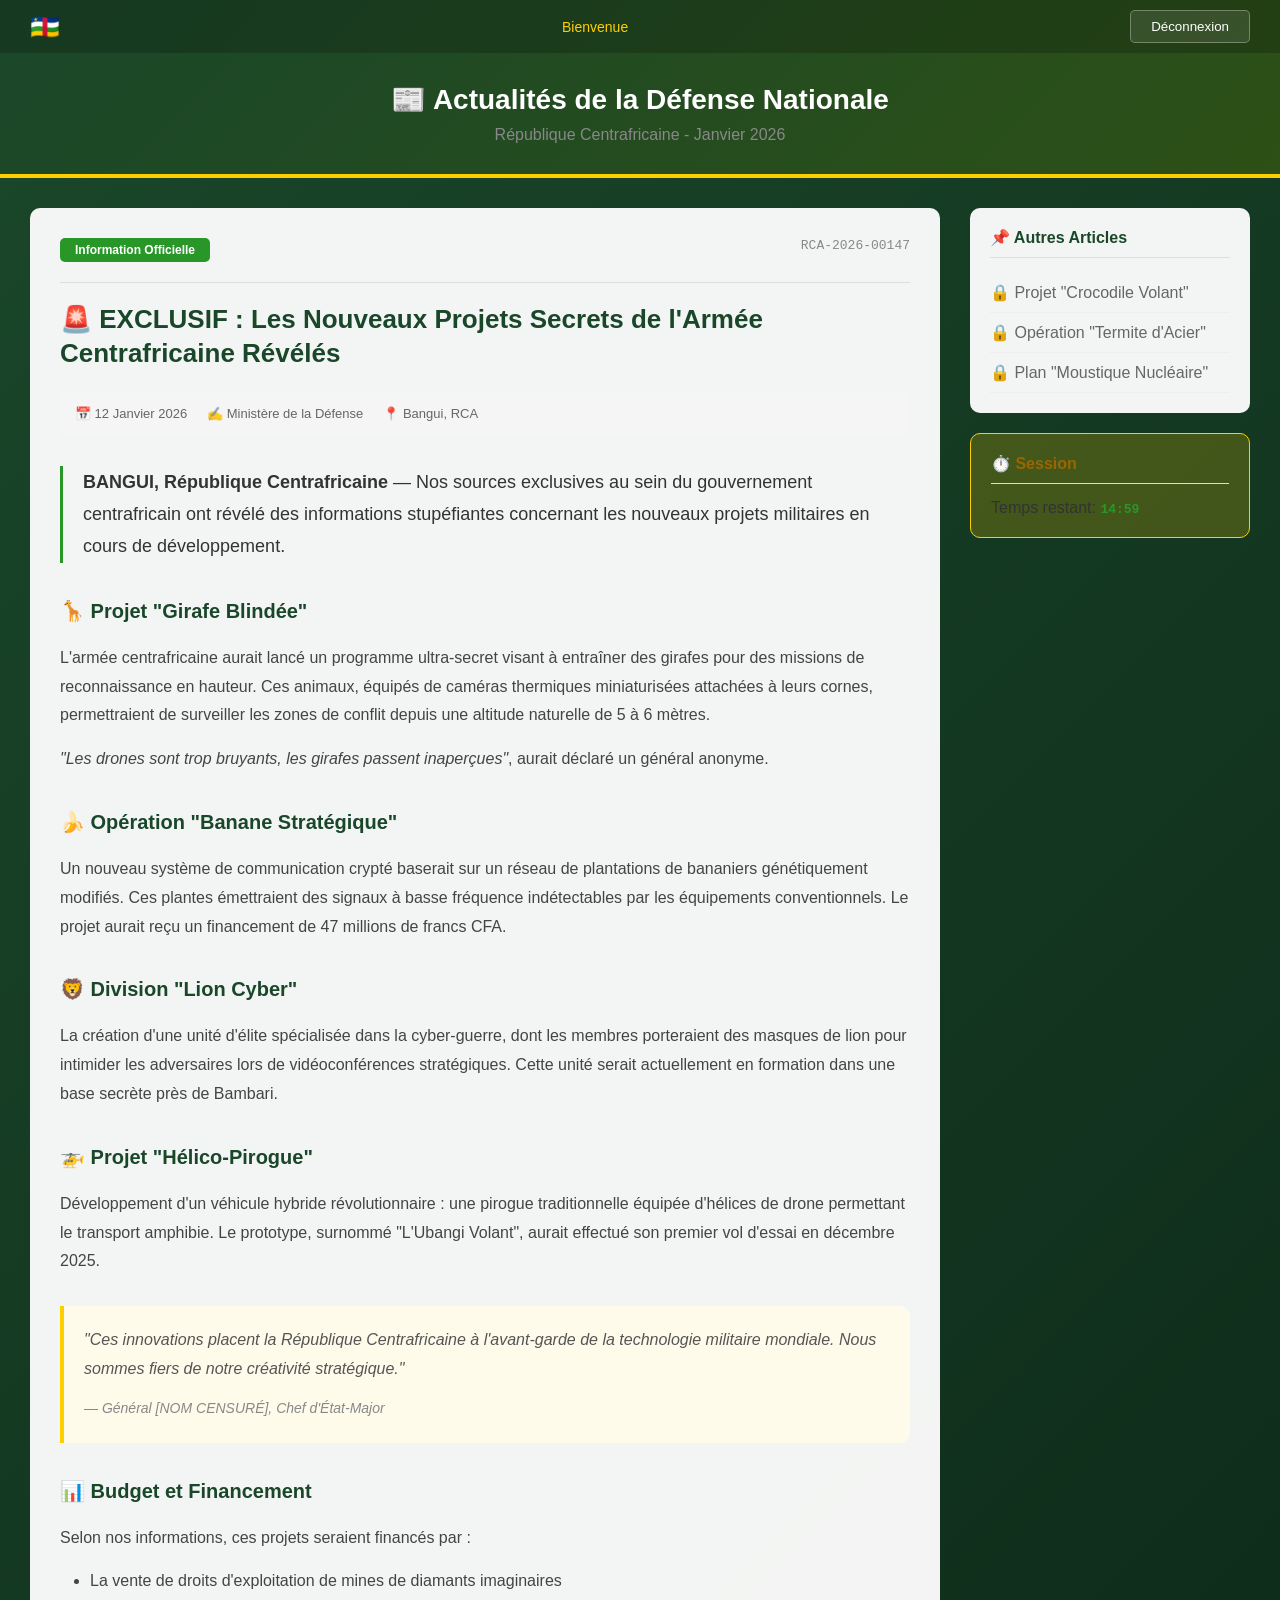
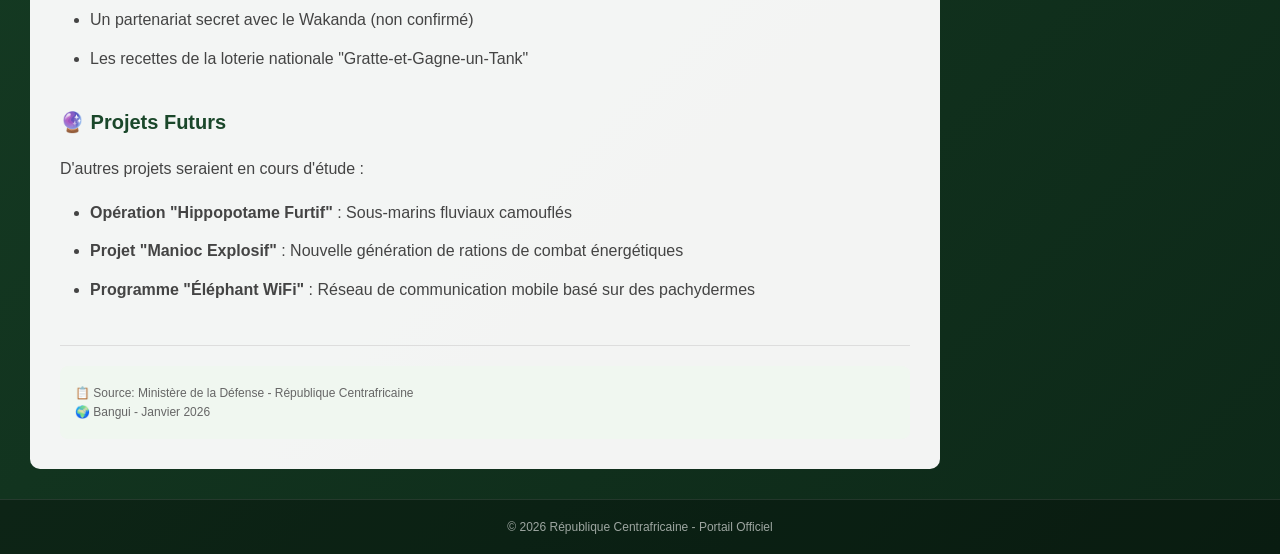
<file: article.html>
<!DOCTYPE html>
<html lang="fr">
<head>
    <meta charset="UTF-8">
    <meta name="viewport" content="width=device-width, initial-scale=1.0">
    <title>Portail RCA - Actualités</title>
    <link rel="stylesheet" href="style.css">
</head>
<body>
    <!-- Page article -->
    <div id="article-page" class="container">
        <header class="article-header">
            <div class="top-bar">
                <div class="flag-mini">🇨🇫</div>
                <span id="user-welcome">Bienvenue</span>
                <button id="logout-btn">Déconnexion</button>
            </div>
            <div class="ministry-header">
                <h1>📰 Actualités de la Défense Nationale</h1>
                <p>République Centrafricaine - Janvier 2026</p>
            </div>
        </header>

        <main class="article-content">
            <article>
                <div class="article-classification">
                    <span class="level">Information Officielle</span>
                    <span class="doc-id">RCA-2026-00147</span>
                </div>

                <h2>🚨 EXCLUSIF : Les Nouveaux Projets Secrets de l'Armée Centrafricaine Révélés</h2>
                
                <div class="article-meta">
                    <span>📅 12 Janvier 2026</span>
                    <span>✍️ Ministère de la Défense</span>
                    <span>📍 Bangui, RCA</span>
                </div>

                <div class="article-body">
                    <p class="intro"><strong>BANGUI, République Centrafricaine</strong> — Nos sources exclusives au sein du gouvernement centrafricain ont révélé des informations stupéfiantes concernant les nouveaux projets militaires en cours de développement.</p>

                    <h3>🦒 Projet "Girafe Blindée"</h3>
                    <p>L'armée centrafricaine aurait lancé un programme ultra-secret visant à entraîner des girafes pour des missions de reconnaissance en hauteur. Ces animaux, équipés de caméras thermiques miniaturisées attachées à leurs cornes, permettraient de surveiller les zones de conflit depuis une altitude naturelle de 5 à 6 mètres.</p>
                    <p><em>"Les drones sont trop bruyants, les girafes passent inaperçues"</em>, aurait déclaré un général anonyme.</p>

                    <h3>🍌 Opération "Banane Stratégique"</h3>
                    <p>Un nouveau système de communication crypté baserait sur un réseau de plantations de bananiers génétiquement modifiés. Ces plantes émettraient des signaux à basse fréquence indétectables par les équipements conventionnels. Le projet aurait reçu un financement de 47 millions de francs CFA.</p>

                    <h3>🦁 Division "Lion Cyber"</h3>
                    <p>La création d'une unité d'élite spécialisée dans la cyber-guerre, dont les membres porteraient des masques de lion pour intimider les adversaires lors de vidéoconférences stratégiques. Cette unité serait actuellement en formation dans une base secrète près de Bambari.</p>

                    <h3>🚁 Projet "Hélico-Pirogue"</h3>
                    <p>Développement d'un véhicule hybride révolutionnaire : une pirogue traditionnelle équipée d'hélices de drone permettant le transport amphibie. Le prototype, surnommé "L'Ubangi Volant", aurait effectué son premier vol d'essai en décembre 2025.</p>

                    <div class="quote-box">
                        <blockquote>
                            "Ces innovations placent la République Centrafricaine à l'avant-garde de la technologie militaire mondiale. Nous sommes fiers de notre créativité stratégique."
                        </blockquote>
                        <cite>— Général [NOM CENSURÉ], Chef d'État-Major</cite>
                    </div>

                    <h3>📊 Budget et Financement</h3>
                    <p>Selon nos informations, ces projets seraient financés par :</p>
                    <ul>
                        <li>La vente de droits d'exploitation de mines de diamants imaginaires</li>
                        <li>Un partenariat secret avec le Wakanda (non confirmé)</li>
                        <li>Les recettes de la loterie nationale "Gratte-et-Gagne-un-Tank"</li>
                    </ul>

                    <h3>🔮 Projets Futurs</h3>
                    <p>D'autres projets seraient en cours d'étude :</p>
                    <ul>
                        <li><strong>Opération "Hippopotame Furtif"</strong> : Sous-marins fluviaux camouflés</li>
                        <li><strong>Projet "Manioc Explosif"</strong> : Nouvelle génération de rations de combat énergétiques</li>
                        <li><strong>Programme "Éléphant WiFi"</strong> : Réseau de communication mobile basé sur des pachydermes</li>
                    </ul>
                </div>

                <div class="article-footer">
                    <div class="disclaimer">
                        <p>📋 Source: Ministère de la Défense - République Centrafricaine</p>
                        <p>🌍 Bangui - Janvier 2026</p>
                    </div>
                </div>
            </article>

            <aside class="sidebar">
                <div class="sidebar-box">
                    <h4>📌 Autres Articles</h4>
                    <ul>
                        <li>🔒 Projet "Crocodile Volant"</li>
                        <li>🔒 Opération "Termite d'Acier"</li>
                        <li>🔒 Plan "Moustique Nucléaire"</li>
                    </ul>
                </div>
                <div class="sidebar-box alert">
                    <h4>⏱️ Session</h4>
                    <p>Temps restant: <span id="timer">14:59</span></p>
                </div>
            </aside>
        </main>

        <footer class="page-footer">
            <p>© 2026 République Centrafricaine - Portail Officiel</p>
        </footer>
    </div>

    <script>
        // Récupérer le nom stocké
        const storedName = localStorage.getItem('userName');
        const userWelcome = document.getElementById('user-welcome');
        
        if (storedName) {
            userWelcome.textContent = 'Bienvenue, ' + storedName;
        }

        // Timer
        const timerElement = document.getElementById('timer');
        let timeLeft = 15 * 60;
        
        const timerInterval = setInterval(() => {
            timeLeft--;
            const minutes = Math.floor(timeLeft / 60);
            const seconds = timeLeft % 60;
            timerElement.textContent = `${minutes.toString().padStart(2, '0')}:${seconds.toString().padStart(2, '0')}`;
            
            if (timeLeft < 60) {
                timerElement.style.color = '#cc0000';
            }
            
            if (timeLeft <= 0) {
                clearInterval(timerInterval);
            }
        }, 1000);

        // Déconnexion
        document.getElementById('logout-btn').addEventListener('click', function() {
            localStorage.removeItem('userName');
            window.location.href = 'index.html';
        });
    </script>
</body>
</html>
</file>
<file: style.css>
* {
    margin: 0;
    padding: 0;
    box-sizing: border-box;
}

body {
    font-family: 'Segoe UI', Tahoma, Geneva, Verdana, sans-serif;
    background: linear-gradient(135deg, #1a472a 0%, #2d5016 50%, #1a3a1a 100%);
    min-height: 100vh;
    color: #fff;
}

.container {
    min-height: 100vh;
}

/* ========== PAGE DE CONNEXION ========== */
#login-page {
    display: flex;
    justify-content: center;
    align-items: center;
    padding: 20px;
    background: 
        linear-gradient(rgba(0, 0, 0, 0.55), rgba(0, 0, 0, 0.55)),
        url('ja14042212580030.png') center/cover no-repeat fixed;
    min-height: 100vh;
}

.login-box {
    background: rgba(255, 255, 255, 0.95);
    border: none;
    border-radius: 15px;
    padding: 40px;
    max-width: 450px;
    width: 100%;
    box-shadow: 0 10px 40px rgba(0, 0, 0, 0.3);
    color: #333;
}

.header-rca {
    text-align: center;
    margin-bottom: 30px;
}

.flag-img {
    width: 120px;
    height: auto;
    margin-bottom: 15px;
    border-radius: 4px;
    box-shadow: 0 2px 10px rgba(0,0,0,0.2);
}

.header-rca h1 {
    font-size: 20px;
    color: #1a472a;
    margin-bottom: 5px;
}

.subtitle {
    color: #666;
    font-size: 14px;
    margin-bottom: 5px;
}

.motto {
    color: #888;
    font-size: 12px;
    font-style: italic;
}

.info-box {
    background: #f0f7f0;
    border-left: 4px solid #289728;
    padding: 15px;
    margin-bottom: 25px;
    font-size: 14px;
    color: #555;
    border-radius: 0 8px 8px 0;
}

.info-box p {
    margin: 5px 0;
}

.form-group {
    margin-bottom: 20px;
}

.form-group label {
    display: block;
    margin-bottom: 8px;
    color: #444;
    font-size: 14px;
    font-weight: 500;
}

.form-group label .optional {
    color: #888;
    font-weight: 400;
    font-size: 12px;
}

.form-group input {
    width: 100%;
    padding: 14px;
    background: #fff;
    border: 2px solid #ddd;
    border-radius: 8px;
    color: #333;
    font-size: 16px;
    transition: all 0.3s ease;
}

.form-group input:focus {
    outline: none;
    border-color: #289728;
    box-shadow: 0 0 10px rgba(40, 151, 40, 0.2);
}

.form-group input::placeholder {
    color: #999;
}

#submit-btn {
    width: 100%;
    padding: 14px;
    background: linear-gradient(135deg, #289728 0%, #1a472a 100%);
    border: none;
    border-radius: 8px;
    color: white;
    font-size: 16px;
    font-weight: 600;
    cursor: pointer;
    transition: all 0.3s ease;
}

#submit-btn:hover {
    background: linear-gradient(135deg, #32b232 0%, #2d5016 100%);
    transform: translateY(-2px);
    box-shadow: 0 5px 20px rgba(40, 151, 40, 0.3);
}

#submit-btn:active {
    transform: translateY(0);
}

.error-message {
    background: #fff3f3;
    border: 1px solid #ff4444;
    padding: 15px;
    border-radius: 8px;
    margin-top: 20px;
    text-align: center;
    color: #cc0000;
}

.footer-info {
    margin-top: 25px;
    text-align: center;
    color: #888;
    font-size: 12px;
}

/* ========== PAGE ARTICLE ========== */
#article-page {
    background: linear-gradient(135deg, #1a472a 0%, #0d2818 100%);
}

.article-header {
    background: linear-gradient(135deg, #1a472a 0%, #2d5016 100%);
    border-bottom: 4px solid #ffce00;
}

.top-bar {
    display: flex;
    justify-content: space-between;
    align-items: center;
    padding: 10px 30px;
    background: rgba(0, 0, 0, 0.2);
    font-size: 14px;
}

.flag-mini {
    font-size: 24px;
}

#user-welcome {
    color: #ffce00;
}

#logout-btn {
    background: rgba(255, 255, 255, 0.1);
    border: 1px solid rgba(255, 255, 255, 0.3);
    color: #fff;
    padding: 8px 20px;
    border-radius: 5px;
    cursor: pointer;
    transition: all 0.3s ease;
}

#logout-btn:hover {
    background: rgba(255, 255, 255, 0.2);
}

.ministry-header {
    text-align: center;
    padding: 30px;
}

.ministry-header h1 {
    font-size: 28px;
    color: #fff;
    margin-bottom: 10px;
}

.ministry-header p {
    color: #888;
}

.article-content {
    display: grid;
    grid-template-columns: 1fr 280px;
    gap: 30px;
    padding: 30px;
    max-width: 1400px;
    margin: 0 auto;
}

article {
    background: rgba(255, 255, 255, 0.95);
    border: none;
    border-radius: 10px;
    padding: 30px;
    color: #333;
}

.article-classification {
    display: flex;
    justify-content: space-between;
    margin-bottom: 20px;
    padding-bottom: 20px;
    border-bottom: 1px solid #ddd;
}

.level {
    background: #289728;
    color: white;
    padding: 5px 15px;
    border-radius: 5px;
    font-size: 12px;
    font-weight: bold;
}

.doc-id {
    color: #888;
    font-family: monospace;
}

article h2 {
    font-size: 26px;
    color: #1a472a;
    margin-bottom: 20px;
    line-height: 1.3;
}

.article-meta {
    display: flex;
    gap: 20px;
    flex-wrap: wrap;
    margin-bottom: 30px;
    padding: 15px;
    background: #f5f5f5;
    border-radius: 8px;
    font-size: 13px;
    color: #666;
}

.article-body {
    line-height: 1.8;
    color: #444;
}

.article-body .intro {
    font-size: 18px;
    color: #333;
    margin-bottom: 30px;
    padding-left: 20px;
    border-left: 3px solid #289728;
}

.article-body h3 {
    color: #1a472a;
    margin: 30px 0 15px 0;
    font-size: 20px;
}

.article-body p {
    margin-bottom: 15px;
}

.article-body ul {
    margin: 15px 0 15px 30px;
}

.article-body li {
    margin-bottom: 10px;
}

.quote-box {
    background: #fffbeb;
    border-left: 4px solid #ffce00;
    padding: 20px;
    margin: 30px 0;
    border-radius: 0 10px 10px 0;
}

.quote-box blockquote {
    font-style: italic;
    color: #555;
    font-size: 16px;
    margin-bottom: 10px;
}

.quote-box cite {
    color: #888;
    font-size: 14px;
}

.article-footer {
    margin-top: 40px;
    padding-top: 20px;
    border-top: 1px solid #ddd;
}

.disclaimer {
    background: #f0f7f0;
    padding: 15px;
    border-radius: 8px;
    font-size: 12px;
    color: #666;
}

.disclaimer p {
    margin: 5px 0;
}

/* Sidebar */
.sidebar {
    display: flex;
    flex-direction: column;
    gap: 20px;
}

.sidebar-box {
    background: rgba(255, 255, 255, 0.95);
    border: none;
    border-radius: 10px;
    padding: 20px;
    color: #333;
}

.sidebar-box h4 {
    color: #1a472a;
    margin-bottom: 15px;
    padding-bottom: 10px;
    border-bottom: 1px solid #ddd;
}

.sidebar-box ul {
    list-style: none;
}

.sidebar-box li {
    padding: 10px 0;
    color: #666;
    border-bottom: 1px solid #eee;
    cursor: pointer;
}

.sidebar-box li:hover {
    color: #289728;
}

.sidebar-box.alert {
    background: rgba(255, 206, 0, 0.2);
    border: 1px solid #ffce00;
}

.sidebar-box.alert h4 {
    color: #996600;
}

#timer {
    color: #289728;
    font-weight: bold;
    font-family: monospace;
}

.page-footer {
    text-align: center;
    padding: 20px;
    background: rgba(0, 0, 0, 0.3);
    color: rgba(255, 255, 255, 0.6);
    font-size: 12px;
    border-top: 1px solid rgba(255, 255, 255, 0.1);
}

/* Responsive */
@media (max-width: 900px) {
    .article-content {
        grid-template-columns: 1fr;
    }
    
    .article-meta {
        flex-direction: column;
        gap: 10px;
    }
    
    .top-bar {
        flex-direction: column;
        gap: 10px;
        text-align: center;
    }
}

@media (max-width: 500px) {
    .login-box {
        padding: 25px;
    }
    
    .header-classified h1 {
        font-size: 18px;
    }
    
    article h2 {
        font-size: 22px;
    }
}
</file>
